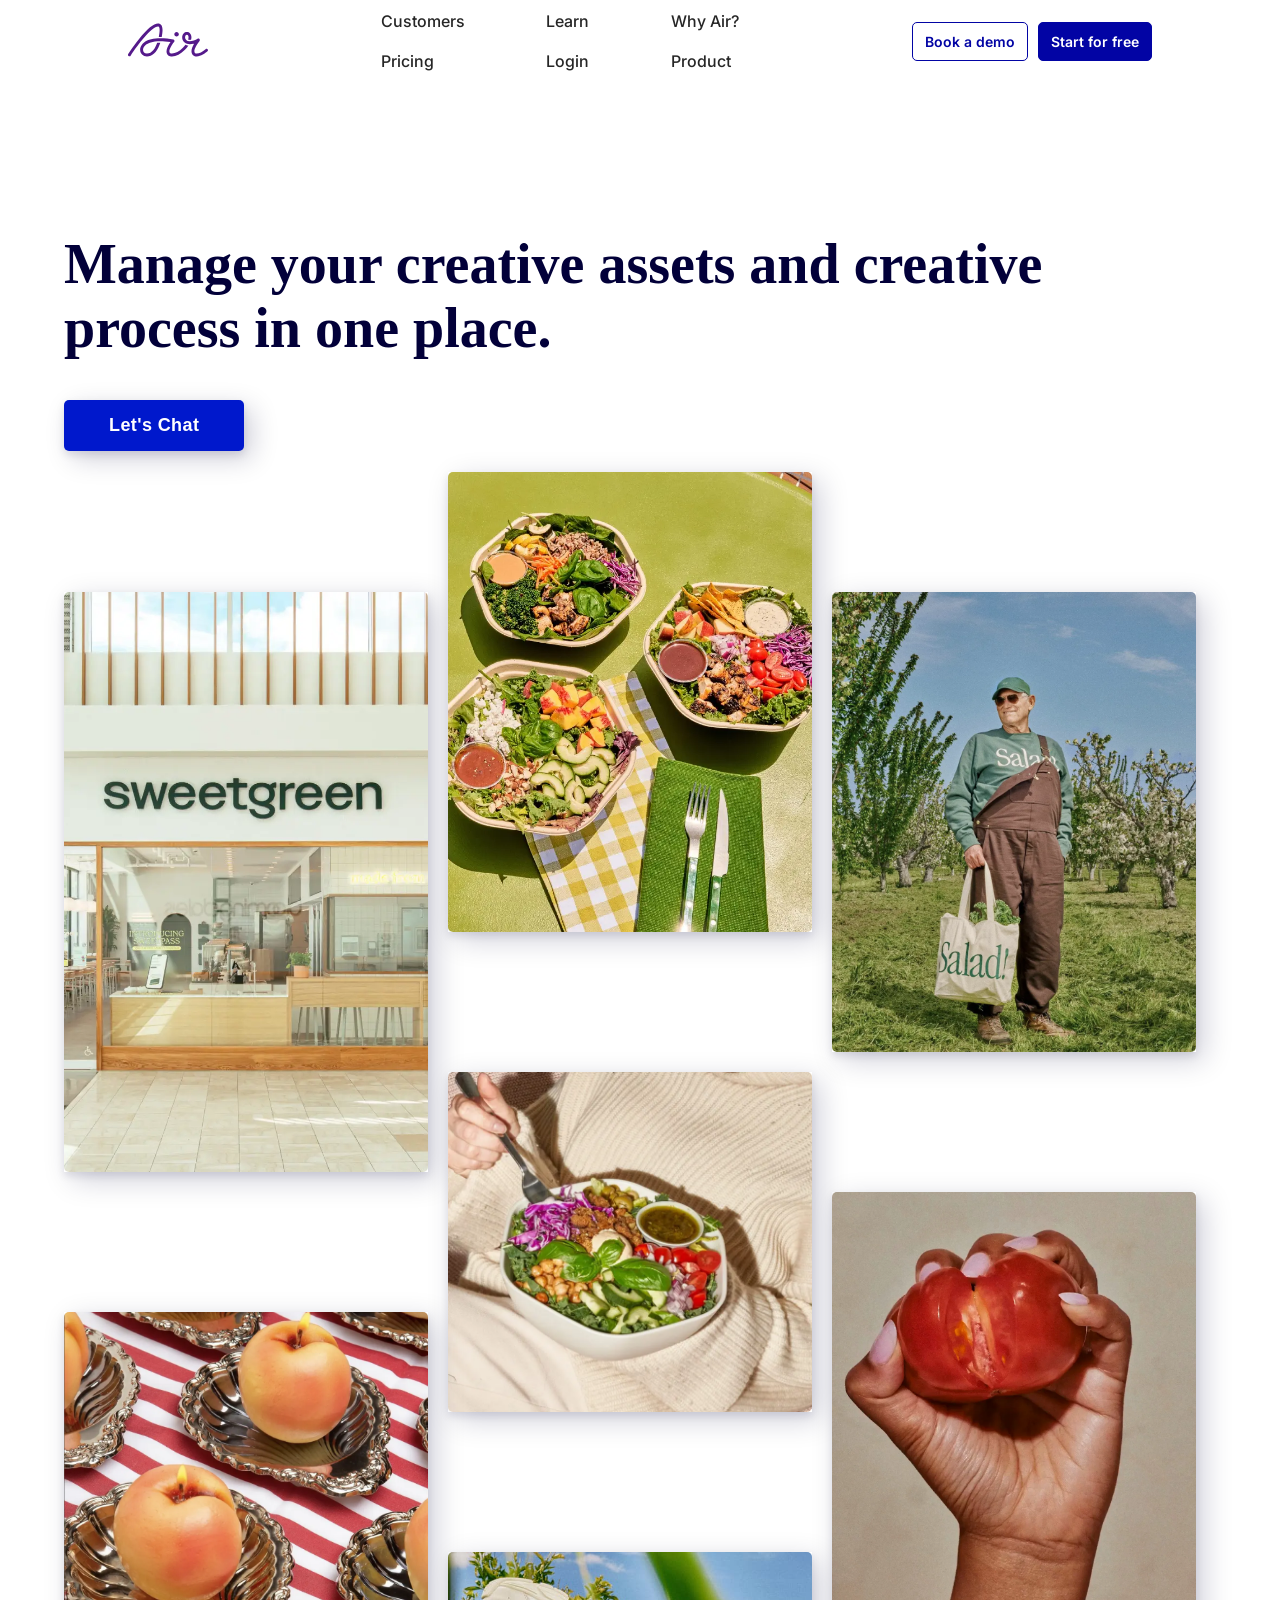
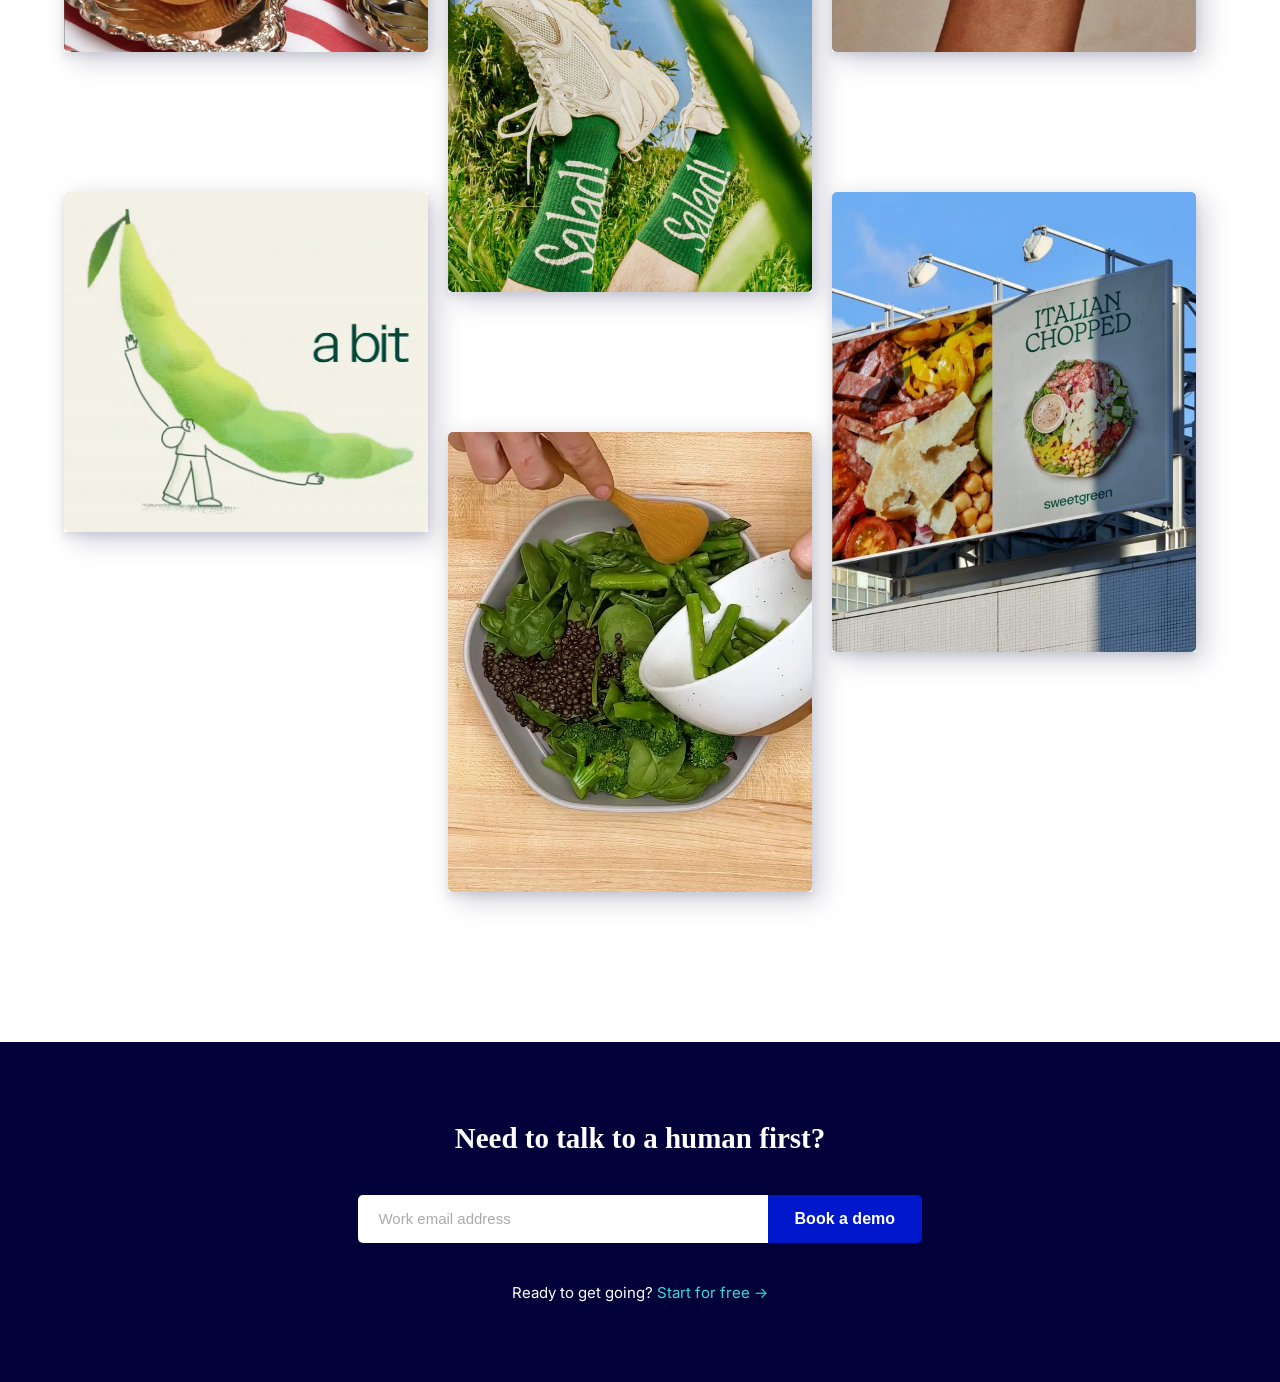
<file: pages/index.html>
<!DOCTYPE html>
<html lang="en">

<head>
  <meta charset="UTF-8" />
  <meta name="viewport" content="width=device-width, initial-scale=1.0" />
  <title>Gallery Grid</title>
  <link rel="stylesheet" href="https://cdnjs.cloudflare.com/ajax/libs/font-awesome/6.7.2/css/all.min.css"
    integrity="sha512-Evv84Mr4kqVGRNSgIGL/F/aIDqQb7xQ2vcrdIwxfjThSH8CSR7PBEakCr51Ck+w+/U6swU2Im1vVX0SVk9ABhg=="
    crossorigin="anonymous" referrerpolicy="no-referrer" />
  <link rel="stylesheet" href="../styles/style.css" />
</head>

<body>
  <header class="header">
    <a href="#" class="header__logo"><img src="../images/logo.svg" alt="" class="logo__link" /></a>
    <nav class="header__links">
      <ul class="links__list">
        <li class="links__item">
          <a href="#" class="item__link">Customers</a>
        </li>
        <li class="links__item"><a href="#" class="item__link">Learn</a></li>
        <li class="links__item">
          <a href="#" class="item__link">Why Air?</a>
        </li>
        <li class="links__item">
          <a href="#" class="item__link">Pricing</a>
        </li>
        <li class="links__item login__none">
          <a href="#" class="item__link">Login</a>
        </li>
        <li class="links__item">
          <a href="#" class="item__link">Product</a>
        </li>
      </ul>
    </nav>
    <nav class="header__nav__btns">
      <a href="#" class="btns__btn--login">Login</a>
      <a href="#" class="btns__btn btns__btn--book">Book a demo</a>
      <a href="#" class="btns__btn btns__btn--register">Start for free</a>
    </nav>
    <div id="toggler" class="navbar__toggler"><i class="fa-solid fa-bars"></i></div>
  </header>

  <header class="header__collapsed">
    <nav class="header__links__collapsed">
      <ul class="links__list__collapsed">
        <li class="links__item__collapsed">
          <a href="#" class="item__link__collapsed">Customers</a>
        </li>
        <li class="links__item__collapsed"><a href="#" class="item__link__collapsed">Learn</a></li>
        <li class="links__item__collapsed">
          <a href="#" class="item__link__collapsed">Why Air?</a>
        </li>
        <li class="links__item__collapsed">
          <a href="#" class="item__link__collapsed">Pricing</a>
        </li>
        <li class="links__item__collapsed">
          <a href="#" class="item__link__collapsed">Product</a>
        </li>
      </ul>
    </nav>
    <nav class="header__nav__btns__collapsed">
      <a href="#" class="btns__btn--login__collapsed">Login</a>
      <a href="#" class="btns__btn__collapsed btns__btn--book__collapsed">Book a demo</a>
      <a href="#" class="btns__btn__collapsed btns__btn--register__collapsed">Start for free</a>
    </nav>
  </header>

  <div class="hero">
    <div class="hero__text">
      <h1 class="hero__heading">
        Manage your creative assets and creative process in one place.
      </h1>
      <button class="text__btn">Let's Chat</button>
    </div>

    <div class="hero__item hero__item__1">
      <img src="../images/img-1.webp" class="item__img" alt="" />
    </div>
    <div class="hero__item hero__item__2">
      <img src="../images/img-2.webp" class="item__img" alt="" />
    </div>
    <div class="hero__item hero__item__3">
      <img src="../images/img-3.webp" class="item__img" alt="" />
    </div>
    <div class="hero__item hero__item__4">
      <img src="../images/img-4.webp" class="item__img" alt="" />
    </div>
    <div class="hero__item hero__item__5">
      <img src="../images/img-5.webp" class="item__img" alt="" />
    </div>
    <div class="hero__item hero__item__6">
      <img src="../images/img-6.webp" class="item__img" alt="" />
    </div>
    <div class="hero__item hero__item__7">
      <img src="../images/img-7.jpg" class="item__img" alt="" />
    </div>
    <div class="hero__item hero__item__8">
      <img src="../images/img-8.webp" class="item__img" alt="" />
    </div>
    <div class="hero__item hero__item__9">
      <img src="../images/img-9.jpg" class="item__img" alt="" />
    </div>
    <div class="hero__item hero__item__10">
      <img src="../images/img-10.webp" class="item__img" alt="" />
    </div>
  </div>

  <footer class="footer">
    <h2 class="footer__heading">Need to talk to a human first?</h2>
    <form class="footer__form">
      <input type="email" name="" id="" class="form__input" placeholder="Work email address" />
      <button class="form__btn">Book a demo</button>
    </form>

    <p class="footer__paragraph">
      Ready to get going? <a class="paragraph__link">Start for free →</a>
    </p>
  </footer>
  <script src="../js/script.js"></script>
</body>

</html>
</file>
<file: styles/style.css>
@import url('https://fonts.googleapis.com/css2?family=Inter:ital,opsz,wght@0,14..32,100..900;1,14..32,100..900&display=swap');

* {
  padding: 0;
  margin: 0;
  box-sizing: border-box;
}

html {
  font-size: 10px;
  font-family: "Inter", sans-serif;
}

a {
  text-decoration: none;
}


.header__collapsed {
  display: none;
  height: 100;
  width: 80%;
  margin: 0px auto;
  flex-direction: row;
  justify-content: space-between;
  align-items: start;

  .header__links__collapsed {
    width: 35%;

    .links__list__collapsed {
      list-style: none;
      display: flex;
      flex-direction: column;
      gap: 1rem;

      .links__item__collapsed {
        .item__link__collapsed {
          color: #262626;
          font-weight: 500;
          font-size: 1.6rem;
        }
      }
    }
  }

  .header__nav__btns__collapsed {
    display: flex;
    flex-direction: column;
    gap: 2rem;

    .btns__btn__collapsed {
      padding: 10px 12px;
      border-radius: 5px;
      border: 1px solid rgb(2, 4, 164);
      font-weight: 600;
      font-size: 1.4rem;

    }

    .btns__btn--login__collapsed {
      font-weight: 500;
      color: #262626;
      font-size: 1.6rem;

    }

    .btns__btn--book__collapsed {
      color: rgb(2, 4, 164);
    }

    .btns__btn--register__collapsed {
      background-color: rgb(2, 4, 164);
      color: #fff;
    }
  }
}

.FadeDown {
  position: relative;
  top: -250px;
  animation: toggleFadeDown 0.2s forwards;
}

.FadeUp {
  position: relative;
  top: 250px;
  animation: toggleFadeUp 0.2s forwards;
}

.header {
  width: 80%;
  margin: 0px auto;
  display: flex;
  justify-content: space-between;
  align-items: center;

  .login__none {
    display: none;
  }

  .header__logo {
    .logo__link {
      height: 8rem;
    }
  }

  .navbar__toggler {
    display: none;
    font-size: 3rem;
    color: rgba(0, 0, 0, 0.75);
    cursor: pointer;
  }

  .navbar__toggler:hover {
    color: rgba(0, 0, 0, 0.45);
  }

  .header__links {
    width: 35%;

    .links__list {
      list-style: none;
      display: flex;
      justify-content: space-between;

      .links__item {
        .item__link {
          color: #262626;
          font-weight: 500;
          font-size: 1.6rem;
        }
      }
    }
  }

  .header__nav__btns {
    display: flex;
    align-items: center;
    gap: 10px;

    .btns__btn {
      padding: 10px 12px;
      border-radius: 5px;
      border: 1px solid rgb(2, 4, 164);
      font-weight: 600;
      font-size: 1.4rem;

    }

    .btns__btn--login {
      font-weight: 500;
      color: #262626;
      font-size: 1.6rem;

    }

    .btns__btn--book {
      color: rgb(2, 4, 164);
    }

    .btns__btn--register {
      background-color: rgb(2, 4, 164);
      color: #fff;
    }
  }

}

/* -------------- hero -------------- */

.hero {
  display: grid;
  grid-template-columns: repeat(5, 1fr);
  grid-template-rows: repeat(10, 100px);
  margin: 150px auto;

  gap: 20px;
  width: 90%;


  .hero__text {
    grid-column: 1/ span 4;
    grid-row: 1/span 2;

    .hero__heading {
      font-size: 5.6rem;
      line-height: 6.4rem;
      color: #020039;
      font-family: gelica, "gelica Fallback", Georgia, serif;
    }

    .text__btn {
      background-color: #0018cc;
      color: #fff;
      font-size: 1.8rem;
      padding: 1.5rem 4.5rem;
      border: none;
      border-radius: 5px;
      letter-spacing: .4px;
      font-weight: 600;
      margin-top: 4rem;
      background-color: #0018cc;
      color: #fff;
      font-size: 1.8rem;
      padding: 1.5rem 4.5rem;
      border: none;
      border-radius: 5px;
      letter-spacing: .4px;
      font-weight: 600;
      margin-top: 4rem;
      box-shadow: 8px 8px 27px 0 rgba(2, 0, 57, .19), 0 4px 8px 0 rgba(2, 0, 57, .1)
    }
  }

  .hero__item {
    box-shadow: 8px 8px 27px 0 rgba(2, 0, 57, .19), 0 4px 8px 0 rgba(2, 0, 57, .1);

    .item__img {
      width: 100%;
      height: 100%;
      border-radius: 5px;
      object-fit: cover;
    }
  }

  .hero__item__1 {
    grid-column: 5/6;
    grid-row: 1/span 4;
  }

  .hero__item__2 {
    grid-row: 4/span 3;
  }

  .hero__item__3 {
    grid-column: 2/3;
    grid-row: 5/span 3;
  }

  .hero__item__4 {
    grid-column: 3/4;
    grid-row: 3/span 3;
  }

  .hero__item__5 {
    grid-column: 4/5;
    grid-row: 4/span 2;
  }

  .hero__item__6 {
    grid-row: 8/-1;
  }

  .hero__item__7 {
    grid-row: 9/-1;
  }

  .hero__item__8 {
    grid-row: 7/span 3;
  }

  .hero__item__9 {
    grid-row: 7/span 2;
  }

  .hero__item__10 {
    grid-row: 6/span 4;
  }


}


/* ------------- footer ------ */


.footer {

  padding: 80px 0px;
  background-color: #020039;
  color: #fff;
  display: flex;
  flex-direction: column;
  align-items: center;
  justify-content: center;
  gap: 40px;

  .footer__heading {
    font-family: gelica, "gelica Fallback", Georgia, serif;
    font-size: 2.9rem;

  }

  .footer__form {
    width: 80%;
    display: flex;
    justify-content: center;

    .form__input {
      width: 40%;
      padding: 1.5rem 2rem;
      border-radius: 5px 0px 0px 5px;
      border: none;
    }

    .form__input::placeholder {
      color: #aca9a9;
      font-weight: 500;
      font-size: 1.5rem;
    }

    .form__btn {
      background-color: rgb(0, 24, 204);
      font-weight: 600;
      color: rgb(255, 255, 255);
      width: 15%;
      font-size: 1.6rem;
      border-radius: 0px 5px 5px 0px;
      padding: 1.5rem;
      border: none;
    }
  }

  .footer__paragraph {
    font-size: 1.5rem;

    .paragraph__link {
      color: rgb(51, 219, 219)
    }
  }
}


@media all and (max-width:650px) {
  .header {
    .header__links {
      .links__list {
        display: none;
      }
    }

    .header__nav__btns {
      display: none;
    }

    .navbar__toggler {
      display: block;
    }
  }

  .hero {
    display: grid;
    grid-template-columns: repeat(4, 1fr);
    grid-template-rows: repeat(27, 100px);
    margin: 150px auto;
    gap: 20px;
    width: 90%;

    .hero__text {
      grid-column: 1/ -1;
      grid-row: 1/span 2;
    }

    .hero__item__1 {
      grid-column: 1/3;
      grid-row: 5/span 5;
    }

    .hero__item__2 {
      grid-column: 3/-1;
      grid-row: 4/span 4;
    }

    .hero__item__3 {
      grid-column: 3/-1;
      grid-row: 9/span 4;
    }

    .hero__item__4 {
      grid-column: 1/3;
      grid-row: 11/span 3;
    }

    .hero__item__5 {
      grid-column: 3/-1;
      grid-row: 14/span 3;
    }

    .hero__item__6 {
      grid-column: 1/3;
      grid-row: 15/span 4;
    }

    .hero__item__7 {
      grid-column: 3/-1;
      grid-row: 18/span 3;
    }

    .hero__item__8 {
      grid-column: 1/3;
      grid-row: 20/span 3;
    }

    .hero__item__9 {
      grid-column: 3/-1;
      grid-row: 22/span 4;
    }

    .hero__item__10 {
      grid-column: 1/3;
      grid-row: 24/span 4;
    }

  }

}

@media all and (min-width:650px) and (max-width:1000px) {
  .header {
    flex-direction: column;

    .header__links {
      width: 65%;
      margin-bottom: 3rem;
    }

    .header__nav__btns {
      gap: 2rem;
    }


  }

  .hero {
    display: grid;
    grid-template-columns: repeat(4, 1fr);
    grid-template-rows: repeat(27, 100px);
    margin: 150px auto;
    gap: 20px;
    width: 90%;

    .hero__text {
      grid-column: 1/ -1;
      grid-row: 1/span 2;
    }

    .hero__item__1 {
      grid-column: 1/3;
      grid-row: 5/span 5;
    }

    .hero__item__2 {
      grid-column: 3/-1;
      grid-row: 4/span 4;
    }

    .hero__item__3 {
      grid-column: 3/-1;
      grid-row: 9/span 4;
    }

    .hero__item__4 {
      grid-column: 1/3;
      grid-row: 11/span 3;
    }

    .hero__item__5 {
      grid-column: 3/-1;
      grid-row: 14/span 3;
    }

    .hero__item__6 {
      grid-column: 1/3;
      grid-row: 15/span 4;
    }

    .hero__item__7 {
      grid-column: 3/-1;
      grid-row: 18/span 3;
    }

    .hero__item__8 {
      grid-column: 1/3;
      grid-row: 20/span 3;
    }

    .hero__item__9 {
      grid-column: 3/-1;
      grid-row: 22/span 4;
    }

    .hero__item__10 {
      grid-column: 1/3;
      grid-row: 24/span 4;
    }

  }

  .header__collapsed {
    display: none;
  }
}

@media all and (min-width:1000px) and (max-width:1280px) {
  .header {
    .login__none {
      display: block;
    }

    .header__links {
      .links__list {
        display: grid;
        grid-template-columns: repeat(3, auto);
        grid-template-rows: repeat(3, 20px);
        align-items: center;

        .links__item:nth-child(1) {
          grid-column: 1/2;
          grid-row: 1/2;
        }

        .links__item:nth-child(2) {
          grid-column: 2/3;
          grid-row: 1/2;
        }

        .links__item:nth-child(3) {
          grid-column: 3/4;
          grid-row: 1/2;
        }

        .links__item:nth-child(4) {
          grid-row: 3/4;
        }

        .links__item:nth-child(5) {
          grid-column: 2/3;
          grid-row: 3/4;
        }

        .links__item:nth-child(6) {
          grid-column: 3/4;
          grid-row: 3/4;
        }
      }
    }

    .header__nav__btns {
      .btns__btn--login {
        display: none;
      }
    }
  }

  .header__collapsed {
    display: none;
  }

  .hero {
    display: grid;
    grid-template-columns: repeat(6, 1fr);
    grid-template-rows: repeat(19, 100px);
    margin: 150px auto;
    gap: 20px;
    width: 90%;

    .hero__text {
      grid-column: 1/ span 7;
      grid-row: 1/span 2;
    }

    .hero__item__1 {
      grid-column: 1/3;
      grid-row: 4/span 5;
    }

    .hero__item__2 {
      grid-column: 3/5;
      grid-row: 3/span 4;
    }

    .hero__item__3 {
      grid-column: 5/7;
      grid-row: 4/span 4;
    }

    .hero__item__4 {
      grid-column: 3/5;
      grid-row: 8/span 3;
    }

    .hero__item__5 {
      grid-column: 1/3;
      grid-row: 10/span 3;
    }

    .hero__item__6 {
      grid-column: 5/-1;
      grid-row: 9/span 4;
    }

    .hero__item__7 {
      grid-column: -5/-3;
      grid-row: 12/span 3;
    }

    .hero__item__8 {
      grid-column: 1/3;
      grid-row: 14/span 3;
    }

    .hero__item__9 {
      grid-column: -3/-1;
      grid-row: 14/span 4;
    }

    .hero__item__10 {
      grid-column: -5/-3;
      grid-row: 16/span 4;
    }

  }
}

@media all and (min-width:1260px) {
  .header__collapsed {
    display: none;
  }
}

@keyframes toggleFadeDown {
  0% {
    opacity: 0.5;
    position: relative;
    top: -50px
  }

  100% {
    opacity: 1;
    position: relative;
    top: 0px
  }
}


@keyframes toggleFadeUp {
  0% {
    opacity: 0.5;
    position: relative;
    top: 50px
  }

  100% {
    opacity: 0;
    display: none;
    position: relative;
    top: -50px
  }
}
</file>
